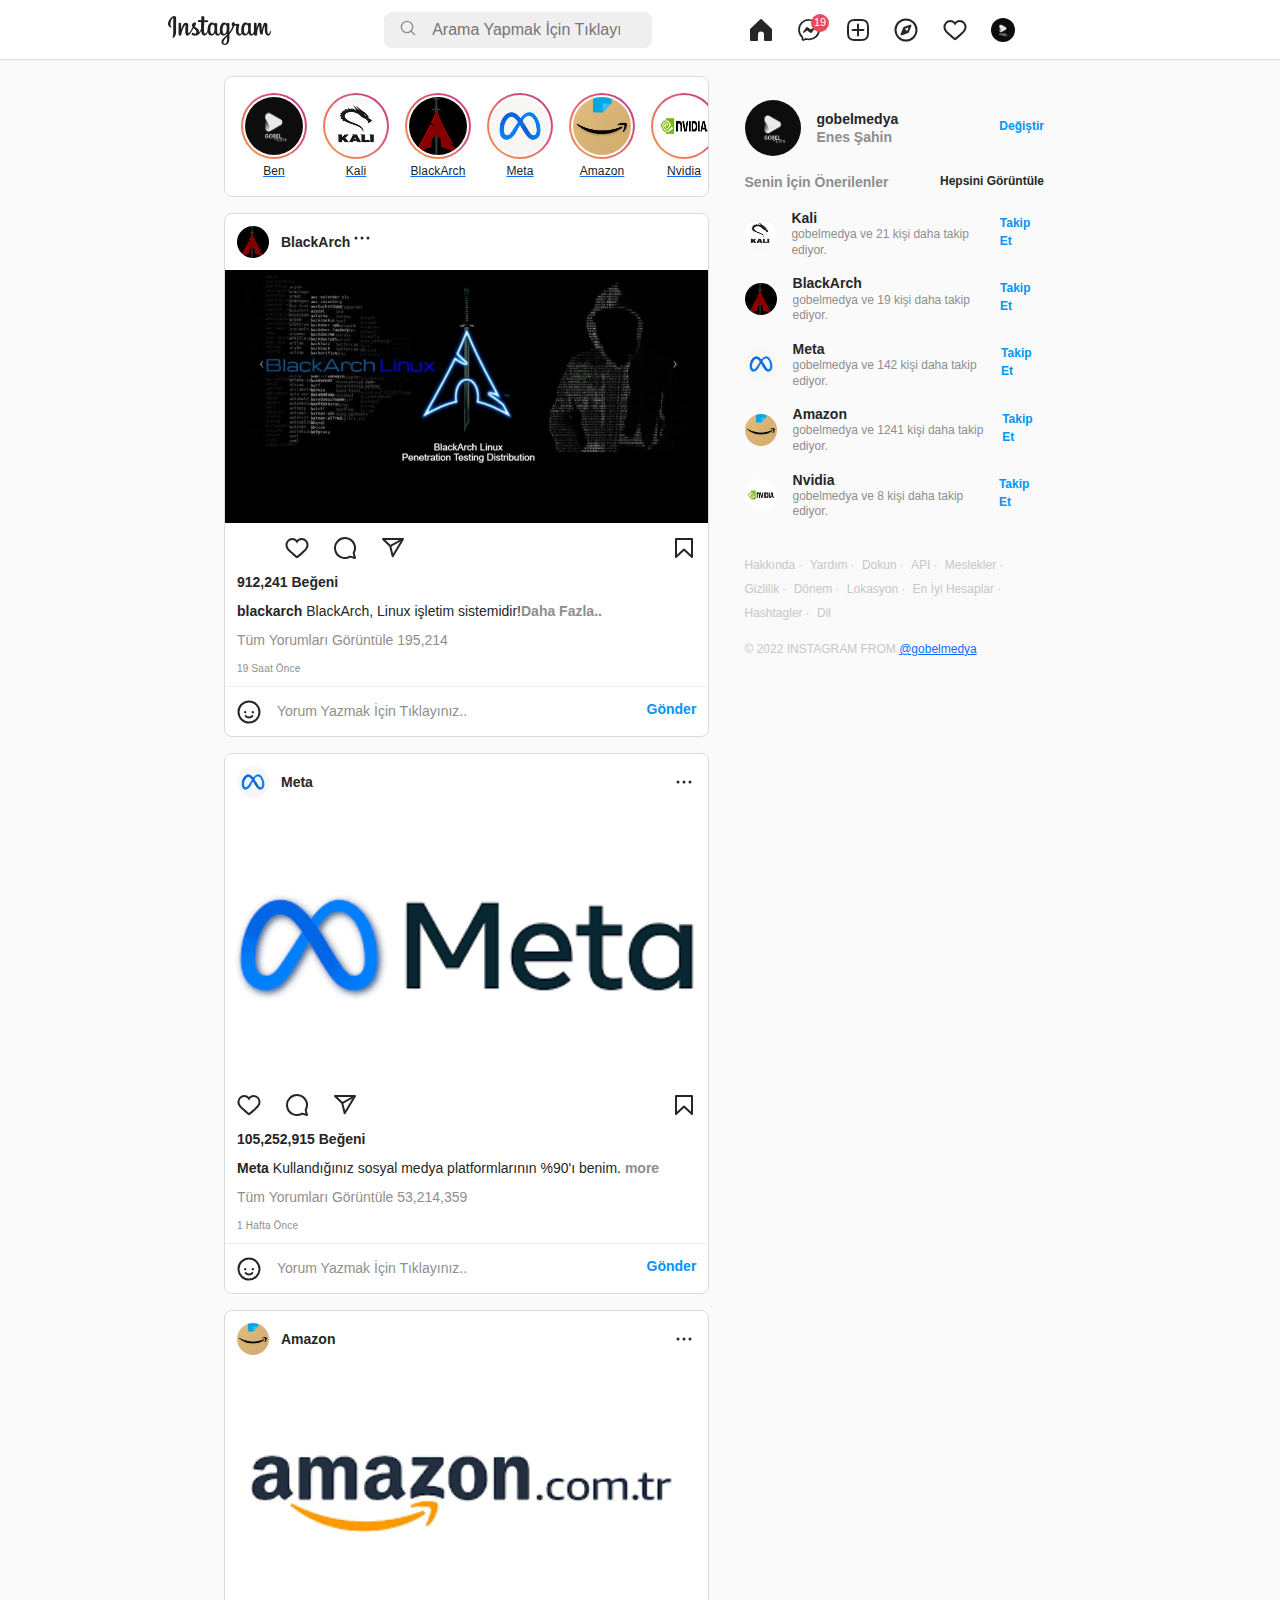
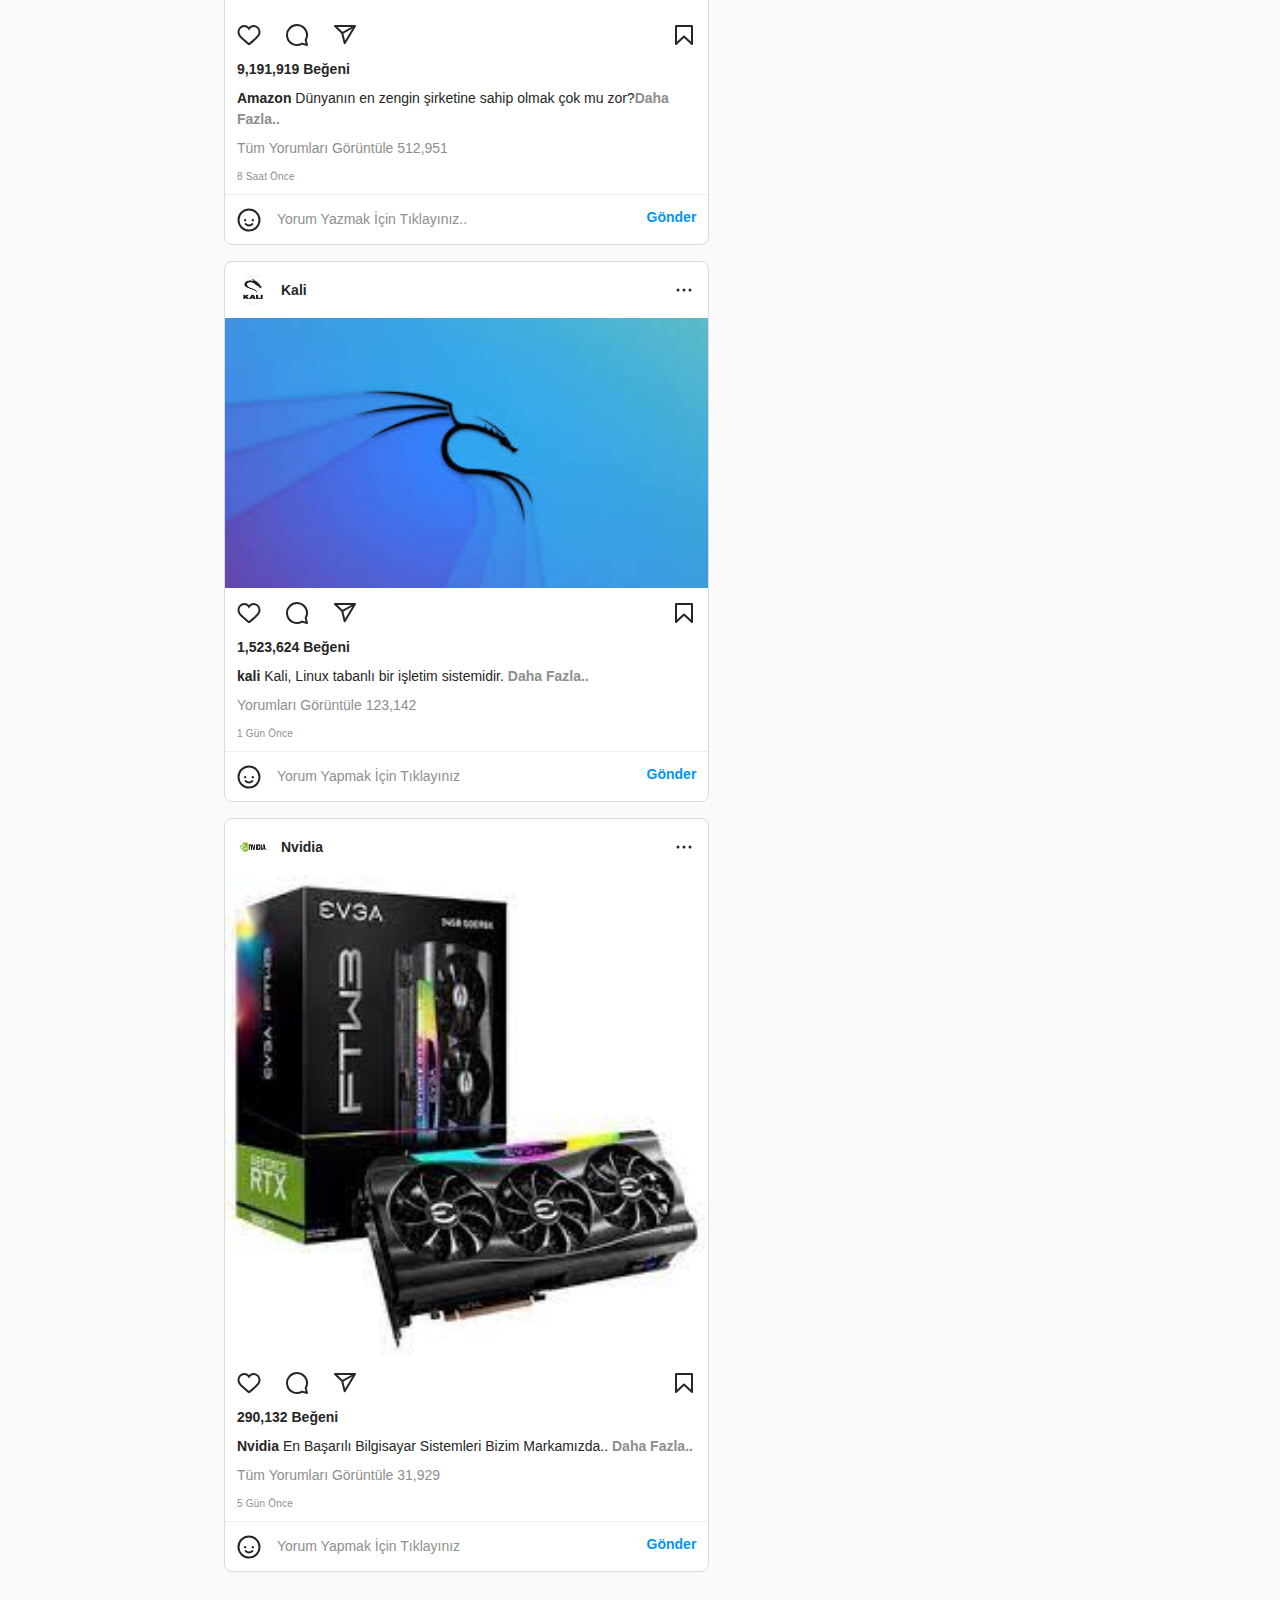
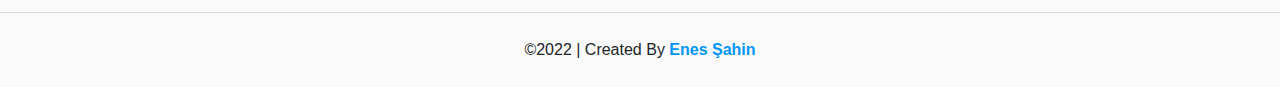
<file: insta/index.html>
<!DOCTYPE html>
<html lang="TR">
  <head>
    <meta charset="UTF-8" />
    <meta name="description" content="Instagram clone project with bootstrap" />
    <meta
      name="keywords"
      content="Instagram Clone, Bootstrap 5, HTML, CSS, JavaScript"
    />
    <meta name="author" content="Enes Şahin" />
    <meta http-equiv="X-UA-Compatible" content="IE=edge" />
    <meta name="viewport" content="width=device-width, initial-scale=1.0" />
    <link rel="icon" sizes="192x192" href="./assets/instagram-192x192.png" />
    <title>Instagram Clone | Enes Şahin</title>
    <link
      rel="stylesheet"
      href="https://cdn.jsdelivr.net/npm/bootstrap@5.1.3/dist/css/bootstrap.min.css"
    />
    <link rel="stylesheet" href="./css/style.css" />
  </head>
  <body>
    <header class="header-top">
      <nav class="navbar header-navbar fixed-top">
        <div class="container d-flex">
          <div class="logo">
            <a class="navbar-brand" href="yonlendirme.html">
             <img src="./assets/logo.png" alt="Instagram Logo" />
            </a>
          </div>
          <div class="search">
            <svg
              aria-label="search"
              color="#8e8e8e"
              fill="#8e8e8e"
              height="16"
              role="img"
              viewBox="0 0 24 24"
              width="16"
            >
              <path
                d="M19 10.5A8.5 8.5 0 1110.5 2a8.5 8.5 0 018.5 8.5z"
                fill="none"
                stroke="currentColor"
                stroke-linecap="round"
                stroke-linejoin="round"
                stroke-width="2"
              ></path>
              <line
                fill="none"
                stroke="currentColor"
                stroke-linecap="round"
                stroke-linejoin="round"
                stroke-width="2"
                x1="16.511"
                x2="22"
                y1="16.511"
                y2="22"
              ></line>
            </svg>
            <input type="search" placeholder="Arama Yapmak İçin Tıklayınız" />
          </div>
          <div class="menu">
            <ul class="menu-items">
              <li class="menu-item">
                <a href="yonlendirme.html">
                  <svg
                    aria-label="Home Page"
                    color="#262626"
                    fill="#262626"
                    height="24"
                    role="img"
                    viewBox="0 0 24 24"
                    width="24"
                  >
                    <path
                      d="M22 23h-6.001a1 1 0 01-1-1v-5.455a2.997 2.997 0 10-5.993 0V22a1 1 0 01-1 1H2a1 1 0 01-1-1V11.543a1.002 1.002 0 01.31-.724l10-9.543a1.001 1.001 0 011.38 0l10 9.543a1.002 1.002 0 01.31.724V22a1 1 0 01-1 1z"
                    ></path>
                  </svg>
                </a>
              </li>
              <li class="menu-item">
                <a href="yonlendirme.html">
                  <svg
                    aria-label="Messenger"
                    color="#262626"
                    fill="#262626"
                    height="24"
                    role="img"
                    viewBox="0 0 24 24"
                    width="24"
                  >
                    <path
                      d="M12.003 2.001a9.705 9.705 0 110 19.4 10.876 10.876 0 01-2.895-.384.798.798 0 00-.533.04l-1.984.876a.801.801 0 01-1.123-.708l-.054-1.78a.806.806 0 00-.27-.569 9.49 9.49 0 01-3.14-7.175 9.65 9.65 0 0110-9.7z"
                      fill="none"
                      stroke="currentColor"
                      stroke-miterlimit="10"
                      stroke-width="1.739"
                    ></path>
                    <path
                      d="M17.79 10.132a.659.659 0 00-.962-.873l-2.556 2.05a.63.63 0 01-.758.002L11.06 9.47a1.576 1.576 0 00-2.277.42l-2.567 3.98a.659.659 0 00.961.875l2.556-2.049a.63.63 0 01.759-.002l2.452 1.84a1.576 1.576 0 002.278-.42z"
                      fill-rule="evenodd"
                    ></path>
                  </svg>
                </a>
                <div class="message-counter">

                  <span>19</span>
                </div>
              </li>
              <li class="menu-item">
                <a href="newpost.html">
                  <svg
                    aria-label="New Post"
                    color="#262626"
                    fill="#262626"
                    height="24"
                    role="img"
                    viewBox="0 0 24 24"
                    width="24"
                  >
                    <path
                      d="M2 12v3.45c0 2.849.698 4.005 1.606 4.944.94.909 2.098 1.608 4.946 1.608h6.896c2.848 0 4.006-.7 4.946-1.608C21.302 19.455 22 18.3 22 15.45V8.552c0-2.849-.698-4.006-1.606-4.945C19.454 2.7 18.296 2 15.448 2H8.552c-2.848 0-4.006.699-4.946 1.607C2.698 4.547 2 5.703 2 8.552z"
                      fill="none"
                      stroke="currentColor"
                      stroke-linecap="round"
                      stroke-linejoin="round"
                      stroke-width="2"
                    ></path>
                    <line
                      fill="none"
                      stroke="currentColor"
                      stroke-linecap="round"
                      stroke-linejoin="round"
                      stroke-width="2"
                      x1="6.545"
                      x2="17.455"
                      y1="12.001"
                      y2="12.001"
                    ></line>
                    <line
                      fill="none"
                      stroke="currentColor"
                      stroke-linecap="round"
                      stroke-linejoin="round"
                      stroke-width="2"
                      x1="12.003"
                      x2="12.003"
                      y1="6.545"
                      y2="17.455"
                    ></line>
                  </svg>
                </a>
              </li>
              <li class="menu-item">
                <a href="yonlendirme.html">
                  <svg
                    aria-label="Find People"
                    color="#262626"
                    fill="#262626"
                    height="24"
                    role="img"
                    viewBox="0 0 24 24"
                    width="24"
                  >
                    <polygon
                      fill="none"
                      points="13.941 13.953 7.581 16.424 10.06 10.056 16.42 7.585 13.941 13.953"
                      stroke="currentColor"
                      stroke-linecap="round"
                      stroke-linejoin="round"
                      stroke-width="2"
                    ></polygon>
                    <polygon
                      fill-rule="evenodd"
                      points="10.06 10.056 13.949 13.945 7.581 16.424 10.06 10.056"
                    ></polygon>
                    <circle
                      cx="12.001"
                      cy="12.005"
                      fill="none"
                      r="10.5"
                      stroke="currentColor"
                      stroke-linecap="round"
                      stroke-linejoin="round"
                      stroke-width="2"
                    ></circle>
                  </svg>
                </a>
              </li>
              <li class="menu-item">
                <a href="yonlendirme.html">
                  <svg
                    aria-label="Motion Flow"
                    color="#262626"
                    fill="#262626"
                    height="24"
                    role="img"
                    viewBox="0 0 24 24"
                    width="24"
                  >
                    <path
                      d="M16.792 3.904A4.989 4.989 0 0121.5 9.122c0 3.072-2.652 4.959-5.197 7.222-2.512 2.243-3.865 3.469-4.303 3.752-.477-.309-2.143-1.823-4.303-3.752C5.141 14.072 2.5 12.167 2.5 9.122a4.989 4.989 0 014.708-5.218 4.21 4.21 0 013.675 1.941c.84 1.175.98 1.763 1.12 1.763s.278-.588 1.11-1.766a4.17 4.17 0 013.679-1.938m0-2a6.04 6.04 0 00-4.797 2.127 6.052 6.052 0 00-4.787-2.127A6.985 6.985 0 00.5 9.122c0 3.61 2.55 5.827 5.015 7.97.283.246.569.494.853.747l1.027.918a44.998 44.998 0 003.518 3.018 2 2 0 002.174 0 45.263 45.263 0 003.626-3.115l.922-.824c.293-.26.59-.519.885-.774 2.334-2.025 4.98-4.32 4.98-7.94a6.985 6.985 0 00-6.708-7.218z"
                    ></path>
                  </svg>
                </a>
              </li>
              <li class="menu-item">
                <a href="profile.html">
                <img
                  class="profile-img"
                  src="gobelmedya.jpeg"
                  alt="Profilim"
                />
              </li>
            </ul>
          </div>
        </div>
      </nav>
    </header>

    <main>
      <div class="container contents">
        <div class="row">
          <div class="col-xxl-7 col-xl-7 col-lg-7 col-md-7 col-sm-12">
            <div class="row stories">
              <div class="card">
                <ul class="story-items">
                  <li class="item">
                    <div class="user-img">
                      <img
                        src="gobelmedya.jpeg"
                        alt="Enes Şahin"
                      />
                    </div>
                    <div class="user-name">Ben</div>
                  </li>
                  <li class="item">
                    <div class="user-img">
                      <img src="profil/kali.png" alt="kali">
                    </div>
                    <div class="user-name">Kali</div>
                  </li>
                  <li class="item">
                    <div class="user-img">
                      <img src="profil/blackarch.png" alt="BlackArch" />
                    </div>
                    <div class="user-name">BlackArch</div>
                  </li>
                  <li class="item">
                    <div class="user-img">
                      <img
                        src="profil/meta.jpg"
                        alt="Meta"
                      />
                    </div>
                    <div class="user-name">Meta</div>
                  </li>
                  <li class="item">
                    <div class="user-img">
                      <img src="profil/amazon.jpg" alt="Amazon" />
                    </div>
                    <div class="user-name">Amazon</div>
                  </li>
                  <li class="item">
                    <div class="user-img">
                      <img src="profil/nvidia.png" alt="nvidia" />
                    </div>
                    <div class="user-name">Nvidia</div>
                  </li>
                </ul>
              </div>
            </div>
            <div class="row posts">
              <div class="card mt-3">
                <header>
                  <div class="user-img">
                    <img src="profil/blackarch.png" alt="BlackArch" />
                  </div>
                  <div class="user-name">
                    <a href="yonlendirme.html">BlackArch</a>
                  </div>
                  <div class="action">
                    <svg
                      aria-label="More Options"
                      color="#262626"
                      fill="#262626"
                      height="24"
                      role="img"
                      viewBox="0 0 24 24"
                      width="24"
                    >
                      <circle cx="12" cy="12" r="1.5"></circle>
                      <circle cx="6" cy="12" r="1.5"></circle>
                      <circle cx="18" cy="12" r="1.5"></circle>
                    </svg>
                  </div>
                </header>
                <main>
                  <div class="row">
                    <div class="post-img">
                      <img src="gonderiler/BlackArch.jpg" alt="BlackArch" />
                    </div>
                  </div>
                  <div class="row post-action">
                    <a href="yonlendirme.html">
                      <svg
                        aria-label="Like"
                        color="#8e8e8e"
                        fill="#8e8e8e"
                        height="24"
                        role="img"
                        viewBox="0 0 24 24"
                        width="24"
                      >
                        <path
                          d="M16.792 3.904A4.989 4.989 0 0121.5 9.122c0 3.072-2.652 4.959-5.197 7.222-2.512 2.243-3.865 3.469-4.303 3.752-.477-.309-2.143-1.823-4.303-3.752C5.141 14.072 2.5 12.167 2.5 9.122a4.989 4.989 0 014.708-5.218 4.21 4.21 0 013.675 1.941c.84 1.175.98 1.763 1.12 1.763s.278-.588 1.11-1.766a4.17 4.17 0 013.679-1.938m0-2a6.04 6.04 0 00-4.797 2.127 6.052 6.052 0 00-4.787-2.127A6.985 6.985 0 00.5 9.122c0 3.61 2.55 5.827 5.015 7.97.283.246.569.494.853.747l1.027.918a44.998 44.998 0 003.518 3.018 2 2 0 002.174 0 45.263 45.263 0 003.626-3.115l.922-.824c.293-.26.59-.519.885-.774 2.334-2.025 4.98-4.32 4.98-7.94a6.985 6.985 0 00-6.708-7.218z"
                        ></path>
                      </svg>
                    </a>
                    <a href="yonlendirme.html">
                      <svg
                        aria-label="Comment"
                        color="#8e8e8e"
                        fill="#8e8e8e"
                        height="24"
                        role="img"
                        viewBox="0 0 24 24"
                        width="24"
                      >
                        <path
                          d="M20.656 17.008a9.993 9.993 0 10-3.59 3.615L22 22z"
                          fill="none"
                          stroke="currentColor"
                          stroke-linejoin="round"
                          stroke-width="2"
                        ></path>
                      </svg>
                    </a>
                    <a href="yonlendirme.html">
                      <svg
                        aria-label="Share Post"
                        color="#8e8e8e"
                        fill="#8e8e8e"
                        height="24"
                        role="img"
                        viewBox="0 0 24 24"
                        width="24"
                      >
                        <line
                          fill="none"
                          stroke="currentColor"
                          stroke-linejoin="round"
                          stroke-width="2"
                          x1="22"
                          x2="9.218"
                          y1="3"
                          y2="10.083"
                        ></line>
                        <polygon
                          fill="none"
                          points="11.698 20.334 22 3.001 2 3.001 9.218 10.084 11.698 20.334"
                          stroke="currentColor"
                          stroke-linejoin="round"
                          stroke-width="2"
                        ></polygon>
                      </svg>
                    </a>
                    <a href="yonlendirme.html" class="ms-auto">
                      <svg
                        aria-label="Save"
                        color="#8e8e8e"
                        fill="#8e8e8e"
                        height="24"
                        role="img"
                        viewBox="0 0 24 24"
                        width="24"
                      >
                        <polygon
                          fill="none"
                          points="20 21 12 13.44 4 21 4 3 20 3 20 21"
                          stroke="currentColor"
                          stroke-linecap="round"
                          stroke-linejoin="round"
                          stroke-width="2"
                        ></polygon>
                      </svg>
                    </a>
                  </div>
                  <div class="row post-like">
                    <a href="yonlendirme.html">912,241 Beğeni</a>
                  </div>
                  <div class="row post-memo">
                    <p>
                      <a href="yonlendirme.html">blackarch</a> BlackArch, Linux işletim sistemidir!<a href="yonlendirme.html" class="memo-more">Daha Fazla..</a>
                    </p>
                  </div>
                  <div class="row post-view-all">
                    <a href="yonlendirme.html">Tüm Yorumları Görüntüle 195,214  </a>
                  </div>
                  <div class="row post-time">
                    <time>19 Saat Önce</time>
                  </div>
                </main>
                <footer>
                  <a href="yonlendirme.html" class="me-3">
                    <svg
                      aria-label="Emoji"
                      color="#262626"
                      fill="#262626"
                      height="24"
                      role="img"
                      viewBox="0 0 24 24"
                      width="24"
                    >
                      <path
                        d="M15.83 10.997a1.167 1.167 0 101.167 1.167 1.167 1.167 0 00-1.167-1.167zm-6.5 1.167a1.167 1.167 0 10-1.166 1.167 1.167 1.167 0 001.166-1.167zm5.163 3.24a3.406 3.406 0 01-4.982.007 1 1 0 10-1.557 1.256 5.397 5.397 0 008.09 0 1 1 0 00-1.55-1.263zM12 .503a11.5 11.5 0 1011.5 11.5A11.513 11.513 0 0012 .503zm0 21a9.5 9.5 0 119.5-9.5 9.51 9.51 0 01-9.5 9.5z"
                      ></path>
                    </svg>
                  </a>
                  <input
                    class="comment-box"
                    type="text"
                    placeholder="Yorum Yazmak İçin Tıklayınız.."
                  />
                  <a href="yonlendirme.html" class="ms-auto send-comment">Gönder</a>
                </footer>
              </div>
              <div class="card mt-3">
                <header>
                  <div class="user-img">
                    <img
                      src="profil/meta.jpg"
                      alt="Meta"
                    />
                  </div>
                  <div class="user-name">
                    <a href="yonlendirme.html">Meta</a>
                  </div>
                  <div class="action">
                    <svg
                      aria-label="More Options"
                      color="#262626"
                      fill="#262626"
                      height="24"
                      role="img"
                      viewBox="0 0 24 24"
                      width="24"
                    >
                      <circle cx="12" cy="12" r="1.5"></circle>
                      <circle cx="6" cy="12" r="1.5"></circle>
                      <circle cx="18" cy="12" r="1.5"></circle>
                    </svg>
                  </div>
                </header>
                <main>
                  <div class="row">
                    <div class="post-img">
                      <img
                        src="gonderiler/meta.png"
                        alt="Meta"
                      />
                    </div>
                  </div>
                  <div class="row post-action">
                    <a href="yonlendirme.html">
                      <svg
                        aria-label="Like"
                        color="#8e8e8e"
                        fill="#8e8e8e"
                        height="24"
                        role="img"
                        viewBox="0 0 24 24"
                        width="24"
                      >
                        <path
                          d="M16.792 3.904A4.989 4.989 0 0121.5 9.122c0 3.072-2.652 4.959-5.197 7.222-2.512 2.243-3.865 3.469-4.303 3.752-.477-.309-2.143-1.823-4.303-3.752C5.141 14.072 2.5 12.167 2.5 9.122a4.989 4.989 0 014.708-5.218 4.21 4.21 0 013.675 1.941c.84 1.175.98 1.763 1.12 1.763s.278-.588 1.11-1.766a4.17 4.17 0 013.679-1.938m0-2a6.04 6.04 0 00-4.797 2.127 6.052 6.052 0 00-4.787-2.127A6.985 6.985 0 00.5 9.122c0 3.61 2.55 5.827 5.015 7.97.283.246.569.494.853.747l1.027.918a44.998 44.998 0 003.518 3.018 2 2 0 002.174 0 45.263 45.263 0 003.626-3.115l.922-.824c.293-.26.59-.519.885-.774 2.334-2.025 4.98-4.32 4.98-7.94a6.985 6.985 0 00-6.708-7.218z"
                        ></path>
                      </svg>
                    </a>
                    <a href="yonlendirme.html">
                      <svg
                        aria-label="Comment"
                        color="#8e8e8e"
                        fill="#8e8e8e"
                        height="24"
                        role="img"
                        viewBox="0 0 24 24"
                        width="24"
                      >
                        <path
                          d="M20.656 17.008a9.993 9.993 0 10-3.59 3.615L22 22z"
                          fill="none"
                          stroke="currentColor"
                          stroke-linejoin="round"
                          stroke-width="2"
                        ></path>
                      </svg>
                    </a>
                    <a href="yonlendirme.html">
                      <svg
                        aria-label="Share Post"
                        color="#8e8e8e"
                        fill="#8e8e8e"
                        height="24"
                        role="img"
                        viewBox="0 0 24 24"
                        width="24"
                      >
                        <line
                          fill="none"
                          stroke="currentColor"
                          stroke-linejoin="round"
                          stroke-width="2"
                          x1="22"
                          x2="9.218"
                          y1="3"
                          y2="10.083"
                        ></line>
                        <polygon
                          fill="none"
                          points="11.698 20.334 22 3.001 2 3.001 9.218 10.084 11.698 20.334"
                          stroke="currentColor"
                          stroke-linejoin="round"
                          stroke-width="2"
                        ></polygon>
                      </svg>
                    </a>
                    <a href="yonlendirme.html" class="ms-auto">
                      <svg
                        aria-label="Save"
                        color="#8e8e8e"
                        fill="#8e8e8e"
                        height="24"
                        role="img"
                        viewBox="0 0 24 24"
                        width="24"
                      >
                        <polygon
                          fill="none"
                          points="20 21 12 13.44 4 21 4 3 20 3 20 21"
                          stroke="currentColor"
                          stroke-linecap="round"
                          stroke-linejoin="round"
                          stroke-width="2"
                        ></polygon>
                      </svg>
                    </a>
                  </div>
                  <div class="row post-like">
                    <a href="yonlendirme.html">105,252,915 Beğeni</a>
                  </div>
                  <div class="row post-memo">
                    <p>
                      <a href="yonlendirme.html">Meta</a> Kullandığınız sosyal medya platformlarının %90'ı benim.
                      <a href="yonlendirme.html" class="memo-more">more</a>
                    </p>
                  </div>
                  <div class="row post-view-all">
                    <a href="yonlendirme.html">Tüm Yorumları Görüntüle 53,214,359 </a>
                  </div>
                  <div class="row post-time">
                    <time>1 Hafta Önce</time>
                  </div>
                </main>
                <footer>
                  <a href="yonlendirme.html" class="me-3">
                    <svg
                      aria-label="Emoji"
                      color="#262626"
                      fill="#262626"
                      height="24"
                      role="img"
                      viewBox="0 0 24 24"
                      width="24"
                    >
                      <path
                        d="M15.83 10.997a1.167 1.167 0 101.167 1.167 1.167 1.167 0 00-1.167-1.167zm-6.5 1.167a1.167 1.167 0 10-1.166 1.167 1.167 1.167 0 001.166-1.167zm5.163 3.24a3.406 3.406 0 01-4.982.007 1 1 0 10-1.557 1.256 5.397 5.397 0 008.09 0 1 1 0 00-1.55-1.263zM12 .503a11.5 11.5 0 1011.5 11.5A11.513 11.513 0 0012 .503zm0 21a9.5 9.5 0 119.5-9.5 9.51 9.51 0 01-9.5 9.5z"
                      ></path>
                    </svg>
                  </a>
                  <input
                    class="comment-box"
                    type="text"
                    placeholder="Yorum Yazmak İçin Tıklayınız.."
                  />
                  <a href="yonlendirme.html" class="ms-auto send-comment">Gönder</a>
                </footer>
              </div>
              <div class="card mt-3">
                <header>
                  <div class="user-img">
                    <img src="profil/amazon.jpg" alt="Amazon" />
                  </div>
                  <div class="user-name">
                    <a href="yonlendirme.html">Amazon</a>
                  </div>
                  <div class="action">
                    <svg
                      aria-label="More Options"
                      color="#262626"
                      fill="#262626"
                      height="24"
                      role="img"
                      viewBox="0 0 24 24"
                      width="24"
                    >
                      <circle cx="12" cy="12" r="1.5"></circle>
                      <circle cx="6" cy="12" r="1.5"></circle>
                      <circle cx="18" cy="12" r="1.5"></circle>
                    </svg>
                  </div>
                </header>
                <main>
                  <div class="row">
                    <div class="post-img">
                      <img src="gonderiler/amazon.png" alt="Amazon" />
                    </div>
                  </div>
                  <div class="row post-action">
                    <a href="yonlendirme.html">
                      <svg
                        aria-label="Like"
                        color="#8e8e8e"
                        fill="#8e8e8e"
                        height="24"
                        role="img"
                        viewBox="0 0 24 24"
                        width="24"
                      >
                        <path
                          d="M16.792 3.904A4.989 4.989 0 0121.5 9.122c0 3.072-2.652 4.959-5.197 7.222-2.512 2.243-3.865 3.469-4.303 3.752-.477-.309-2.143-1.823-4.303-3.752C5.141 14.072 2.5 12.167 2.5 9.122a4.989 4.989 0 014.708-5.218 4.21 4.21 0 013.675 1.941c.84 1.175.98 1.763 1.12 1.763s.278-.588 1.11-1.766a4.17 4.17 0 013.679-1.938m0-2a6.04 6.04 0 00-4.797 2.127 6.052 6.052 0 00-4.787-2.127A6.985 6.985 0 00.5 9.122c0 3.61 2.55 5.827 5.015 7.97.283.246.569.494.853.747l1.027.918a44.998 44.998 0 003.518 3.018 2 2 0 002.174 0 45.263 45.263 0 003.626-3.115l.922-.824c.293-.26.59-.519.885-.774 2.334-2.025 4.98-4.32 4.98-7.94a6.985 6.985 0 00-6.708-7.218z"
                        ></path>
                      </svg>
                    </a>
                    <a href="yonlendirme.html">
                      <svg
                        aria-label="Comment"
                        color="#8e8e8e"
                        fill="#8e8e8e"
                        height="24"
                        role="img"
                        viewBox="0 0 24 24"
                        width="24"
                      >
                        <path
                          d="M20.656 17.008a9.993 9.993 0 10-3.59 3.615L22 22z"
                          fill="none"
                          stroke="currentColor"
                          stroke-linejoin="round"
                          stroke-width="2"
                        ></path>
                      </svg>
                    </a>
                    <a href="yonlendirme.html">
                      <svg
                        aria-label="Share Post"
                        color="#8e8e8e"
                        fill="#8e8e8e"
                        height="24"
                        role="img"
                        viewBox="0 0 24 24"
                        width="24"
                      >
                        <line
                          fill="none"
                          stroke="currentColor"
                          stroke-linejoin="round"
                          stroke-width="2"
                          x1="22"
                          x2="9.218"
                          y1="3"
                          y2="10.083"
                        ></line>
                        <polygon
                          fill="none"
                          points="11.698 20.334 22 3.001 2 3.001 9.218 10.084 11.698 20.334"
                          stroke="currentColor"
                          stroke-linejoin="round"
                          stroke-width="2"
                        ></polygon>
                      </svg>
                    </a>
                    <a href="yonlendirme.html" class="ms-auto">
                      <svg
                        aria-label="Save"
                        color="#8e8e8e"
                        fill="#8e8e8e"
                        height="24"
                        role="img"
                        viewBox="0 0 24 24"
                        width="24"
                      >
                        <polygon
                          fill="none"
                          points="20 21 12 13.44 4 21 4 3 20 3 20 21"
                          stroke="currentColor"
                          stroke-linecap="round"
                          stroke-linejoin="round"
                          stroke-width="2"
                        ></polygon>
                      </svg>
                    </a>
                  </div>
                  <div class="row post-like">
                    <a href="yonlendirme.html">9,191,919 Beğeni</a>
                  </div>
                  <div class="row post-memo">
                    <p>
                      <a href="yonlendirme.html">Amazon</a> Dünyanın en zengin şirketine sahip olmak çok mu zor?<a href="yonlendirme.html" class="memo-more">Daha Fazla..</a>
                    </p>
                  </div>
                  <div class="row post-view-all">
                    <a href="yonlendirme.html">Tüm Yorumları Görüntüle 512,951 </a>
                  </div>
                  <div class="row post-time">
                    <time>8 Saat Önce</time>
                  </div>
                </main>
                <footer>
                  <a href="yonlendirme.html" class="me-3">
                    <svg
                      aria-label="Emoji"
                      color="#262626"
                      fill="#262626"
                      height="24"
                      role="img"
                      viewBox="0 0 24 24"
                      width="24"
                    >
                      <path
                        d="M15.83 10.997a1.167 1.167 0 101.167 1.167 1.167 1.167 0 00-1.167-1.167zm-6.5 1.167a1.167 1.167 0 10-1.166 1.167 1.167 1.167 0 001.166-1.167zm5.163 3.24a3.406 3.406 0 01-4.982.007 1 1 0 10-1.557 1.256 5.397 5.397 0 008.09 0 1 1 0 00-1.55-1.263zM12 .503a11.5 11.5 0 1011.5 11.5A11.513 11.513 0 0012 .503zm0 21a9.5 9.5 0 119.5-9.5 9.51 9.51 0 01-9.5 9.5z"
                      ></path>
                    </svg>
                  </a>
                  <input
                    class="comment-box"
                    type="text"
                    placeholder="Yorum Yazmak İçin Tıklayınız.."
                  />
                  <a href="yonlendirme.html" class="ms-auto send-comment">Gönder</a>
                </footer>
              </div>
              <div class="card mt-3">
                <header>
                  <div class="user-img">
                    <img src="profil/kali.png" alt="Kali" />
                  </div>
                  <div class="user-name">
                    <a href="yonlendirme.html">Kali</a>
                  </div>
                  <div class="action">
                    <svg
                      aria-label="More Options"
                      color="#262626"
                      fill="#262626"
                      height="24"
                      role="img"
                      viewBox="0 0 24 24"
                      width="24"
                    >
                      <circle cx="12" cy="12" r="1.5"></circle>
                      <circle cx="6" cy="12" r="1.5"></circle>
                      <circle cx="18" cy="12" r="1.5"></circle>
                    </svg>
                  </div>
                </header>
                <main>
                  <div class="row">
                    <div class="post-img">
                      <img src="gonderiler/kali.jpg" alt="Kali" />
                    </div>
                  </div>
                  <div class="row post-action">
                    <a href="yonlendirme.html">
                      <svg
                        aria-label="Like"
                        color="#8e8e8e"
                        fill="#8e8e8e"
                        height="24"
                        role="img"
                        viewBox="0 0 24 24"
                        width="24"
                      >
                        <path
                          d="M16.792 3.904A4.989 4.989 0 0121.5 9.122c0 3.072-2.652 4.959-5.197 7.222-2.512 2.243-3.865 3.469-4.303 3.752-.477-.309-2.143-1.823-4.303-3.752C5.141 14.072 2.5 12.167 2.5 9.122a4.989 4.989 0 014.708-5.218 4.21 4.21 0 013.675 1.941c.84 1.175.98 1.763 1.12 1.763s.278-.588 1.11-1.766a4.17 4.17 0 013.679-1.938m0-2a6.04 6.04 0 00-4.797 2.127 6.052 6.052 0 00-4.787-2.127A6.985 6.985 0 00.5 9.122c0 3.61 2.55 5.827 5.015 7.97.283.246.569.494.853.747l1.027.918a44.998 44.998 0 003.518 3.018 2 2 0 002.174 0 45.263 45.263 0 003.626-3.115l.922-.824c.293-.26.59-.519.885-.774 2.334-2.025 4.98-4.32 4.98-7.94a6.985 6.985 0 00-6.708-7.218z"
                        ></path>
                      </svg>
                    </a>
                    <a href="yonlendirme.html">
                      <svg
                        aria-label="Comment"
                        color="#8e8e8e"
                        fill="#8e8e8e"
                        height="24"
                        role="img"
                        viewBox="0 0 24 24"
                        width="24"
                      >
                        <path
                          d="M20.656 17.008a9.993 9.993 0 10-3.59 3.615L22 22z"
                          fill="none"
                          stroke="currentColor"
                          stroke-linejoin="round"
                          stroke-width="2"
                        ></path>
                      </svg>
                    </a>
                    <a href="yonlendirme.html">
                      <svg
                        aria-label="Share Post"
                        color="#8e8e8e"
                        fill="#8e8e8e"
                        height="24"
                        role="img"
                        viewBox="0 0 24 24"
                        width="24"
                      >
                        <line
                          fill="none"
                          stroke="currentColor"
                          stroke-linejoin="round"
                          stroke-width="2"
                          x1="22"
                          x2="9.218"
                          y1="3"
                          y2="10.083"
                        ></line>
                        <polygon
                          fill="none"
                          points="11.698 20.334 22 3.001 2 3.001 9.218 10.084 11.698 20.334"
                          stroke="currentColor"
                          stroke-linejoin="round"
                          stroke-width="2"
                        ></polygon>
                      </svg>
                    </a>
                    <a href="yonlendirme.html" class="ms-auto">
                      <svg
                        aria-label="Save"
                        color="#8e8e8e"
                        fill="#8e8e8e"
                        height="24"
                        role="img"
                        viewBox="0 0 24 24"
                        width="24"
                      >
                        <polygon
                          fill="none"
                          points="20 21 12 13.44 4 21 4 3 20 3 20 21"
                          stroke="currentColor"
                          stroke-linecap="round"
                          stroke-linejoin="round"
                          stroke-width="2"
                        ></polygon>
                      </svg>
                    </a>
                  </div>
                  <div class="row post-like">
                    <a href="yonlendirme.html">1,523,624 Beğeni</a>
                  </div>
                  <div class="row post-memo">
                    <p>
                      <a href="yonlendirme.html">kali</a> Kali, Linux tabanlı bir işletim sistemidir. <a href="yonlendirme.html" class="memo-more">Daha Fazla..</a>
                    </p>
                  </div>
                  <div class="row post-view-all">
                    <a href="yonlendirme.html">Yorumları Görüntüle 123,142 </a>
                  </div>
                  <div class="row post-time">
                    <time>1 Gün Önce</time>
                  </div>
                </main>
                <footer>
                  <a href="yonlendirme.html" class="me-3">
                    <svg
                      aria-label="Emoji"
                      color="#262626"
                      fill="#262626"
                      height="24"
                      role="img"
                      viewBox="0 0 24 24"
                      width="24"
                    >
                      <path
                        d="M15.83 10.997a1.167 1.167 0 101.167 1.167 1.167 1.167 0 00-1.167-1.167zm-6.5 1.167a1.167 1.167 0 10-1.166 1.167 1.167 1.167 0 001.166-1.167zm5.163 3.24a3.406 3.406 0 01-4.982.007 1 1 0 10-1.557 1.256 5.397 5.397 0 008.09 0 1 1 0 00-1.55-1.263zM12 .503a11.5 11.5 0 1011.5 11.5A11.513 11.513 0 0012 .503zm0 21a9.5 9.5 0 119.5-9.5 9.51 9.51 0 01-9.5 9.5z"
                      ></path>
                    </svg>
                  </a>
                  <input
                    class="comment-box"
                    type="text"
                    placeholder="Yorum Yapmak İçin Tıklayınız"
                  />
                  <a href="yonlendirme.html" class="ms-auto send-comment">Gönder</a>
                </footer>
              </div>
              <div class="card mt-3">
                <header>
                  <div class="user-img">
                    <img src="profil/nvidia.png" alt="Nvidia" />
                  </div>
                  <div class="user-name">
                    <a href="yonlendirme.html">Nvidia</a>
                  </div>
                  <div class="action">
                    <svg
                      aria-label="More Options"
                      color="#262626"
                      fill="#262626"
                      height="24"
                      role="img"
                      viewBox="0 0 24 24"
                      width="24"
                    >
                      <circle cx="12" cy="12" r="1.5"></circle>
                      <circle cx="6" cy="12" r="1.5"></circle>
                      <circle cx="18" cy="12" r="1.5"></circle>
                    </svg>
                  </div>
                </header>
                <main>
                  <div class="row">
                    <div class="post-img">
                      <img src="gonderiler/nvidia.jpg" alt="Nvidia" />
                    </div>
                  </div>
                  <div class="row post-action">
                    <a href="yonlendirme.html">
                      <svg
                        aria-label="Like"
                        color="#8e8e8e"
                        fill="#8e8e8e"
                        height="24"
                        role="img"
                        viewBox="0 0 24 24"
                        width="24"
                      >
                        <path
                          d="M16.792 3.904A4.989 4.989 0 0121.5 9.122c0 3.072-2.652 4.959-5.197 7.222-2.512 2.243-3.865 3.469-4.303 3.752-.477-.309-2.143-1.823-4.303-3.752C5.141 14.072 2.5 12.167 2.5 9.122a4.989 4.989 0 014.708-5.218 4.21 4.21 0 013.675 1.941c.84 1.175.98 1.763 1.12 1.763s.278-.588 1.11-1.766a4.17 4.17 0 013.679-1.938m0-2a6.04 6.04 0 00-4.797 2.127 6.052 6.052 0 00-4.787-2.127A6.985 6.985 0 00.5 9.122c0 3.61 2.55 5.827 5.015 7.97.283.246.569.494.853.747l1.027.918a44.998 44.998 0 003.518 3.018 2 2 0 002.174 0 45.263 45.263 0 003.626-3.115l.922-.824c.293-.26.59-.519.885-.774 2.334-2.025 4.98-4.32 4.98-7.94a6.985 6.985 0 00-6.708-7.218z"
                        ></path>
                      </svg>
                    </a>
                    <a href="yonlendirme.html">
                      <svg
                        aria-label="Comment"
                        color="#8e8e8e"
                        fill="#8e8e8e"
                        height="24"
                        role="img"
                        viewBox="0 0 24 24"
                        width="24"
                      >
                        <path
                          d="M20.656 17.008a9.993 9.993 0 10-3.59 3.615L22 22z"
                          fill="none"
                          stroke="currentColor"
                          stroke-linejoin="round"
                          stroke-width="2"
                        ></path>
                      </svg>
                    </a>
                    <a href="yonlendirme.html">
                      <svg
                        aria-label="Share Post"
                        color="#8e8e8e"
                        fill="#8e8e8e"
                        height="24"
                        role="img"
                        viewBox="0 0 24 24"
                        width="24"
                      >
                        <line
                          fill="none"
                          stroke="currentColor"
                          stroke-linejoin="round"
                          stroke-width="2"
                          x1="22"
                          x2="9.218"
                          y1="3"
                          y2="10.083"
                        ></line>
                        <polygon
                          fill="none"
                          points="11.698 20.334 22 3.001 2 3.001 9.218 10.084 11.698 20.334"
                          stroke="currentColor"
                          stroke-linejoin="round"
                          stroke-width="2"
                        ></polygon>
                      </svg>
                    </a>
                    <a href="yonlendirme.html" class="ms-auto">
                      <svg
                        aria-label="Save"
                        color="#8e8e8e"
                        fill="#8e8e8e"
                        height="24"
                        role="img"
                        viewBox="0 0 24 24"
                        width="24"
                      >
                        <polygon
                          fill="none"
                          points="20 21 12 13.44 4 21 4 3 20 3 20 21"
                          stroke="currentColor"
                          stroke-linecap="round"
                          stroke-linejoin="round"
                          stroke-width="2"
                        ></polygon>
                      </svg>
                    </a>
                  </div>
                  <div class="row post-like">
                    <a href="yonlendirme.html">290,132 Beğeni</a>
                  </div>
                  <div class="row post-memo">
                    <p>
                      <a href="yonlendirme.html">Nvidia</a> En Başarılı Bilgisayar Sistemleri Bizim Markamızda..
                      <a href="yonlendirme.html" class="memo-more">Daha Fazla..</a>
                    </p>
                  </div>
                  <div class="row post-view-all">
                    <a href="yonlendirme.html">Tüm Yorumları Görüntüle 31,929 </a>
                  </div>
                  <div class="row post-time">
                    <time>5 Gün Önce</time>
                  </div>
                </main>
                <footer>
                  <a href="yonlendirme.html" class="me-3">
                    <svg
                      aria-label="Emoji"
                      color="#262626"
                      fill="#262626"
                      height="24"
                      role="img"
                      viewBox="0 0 24 24"
                      width="24"
                    >
                      <path
                        d="M15.83 10.997a1.167 1.167 0 101.167 1.167 1.167 1.167 0 00-1.167-1.167zm-6.5 1.167a1.167 1.167 0 10-1.166 1.167 1.167 1.167 0 001.166-1.167zm5.163 3.24a3.406 3.406 0 01-4.982.007 1 1 0 10-1.557 1.256 5.397 5.397 0 008.09 0 1 1 0 00-1.55-1.263zM12 .503a11.5 11.5 0 1011.5 11.5A11.513 11.513 0 0012 .503zm0 21a9.5 9.5 0 119.5-9.5 9.51 9.51 0 01-9.5 9.5z"
                      ></path>
                    </svg>
                  </a>
                  <input
                    class="comment-box"
                    type="text"
                    placeholder="Yorum Yapmak İçin Tıklayınız"
                  />
                  <a href="yonlendirme.html" class="ms-auto send-comment">Gönder</a>
                </footer>
              </div>
            </div>
          </div>
          <div class="col-5 sidebar mt-4">
            <div class="row sidebar-profile">
              <div class="col d-flex">
                <img src="gobelmedya.jpeg" alt="Enes Şahin" />
                <span class="ms-3">
                  <a href="yonlendirme.html" class="profile-link">gobelmedya</a>
                  Enes Şahin
                </span>
                <a href="yonlendirme.html" class="switch-account ms-auto">Değiştir</a>
              </div>
            </div>
            <div class="row suggestion-title mt-3">
              <div class="col d-flex">
                <span>Senin İçin Önerilenler</span>
                <a href="yonlendirme.html" class="switch-account ms-auto">Hepsini Görüntüle</a>
              </div>
            </div>
            <div class="row suggestion-user mt-3">
              <div class="col d-flex mb-3">
                <img src="profil/kali.png" alt="Kali" />
                <span class="ms-3">
                  <a href="yonlendirme.html" class="profile-link">Kali</a>
                  gobelmedya ve 21 kişi daha takip ediyor.
                </span>
                <a href="yonlendirme.html" class="follow-account ms-auto">Takip Et</a>
              </div>
              <div class="col d-flex mb-3">
                <img src="profil/blackarch.png" alt="BlackArch" />
                <span class="ms-3">
                  <a href="yonlendirme.html" class="profile-link">BlackArch</a>
                  gobelmedya ve 19 kişi daha takip ediyor.
                </span>
                <a href="yonlendirme.html" class="follow-account ms-auto">Takip Et</a>
              </div>
              <div class="col d-flex mb-3">
                <img src="profil/meta.jpg" alt="Meta" />
                <span class="ms-3">
                  <a href="yonlendirme.html" class="profile-link">Meta</a>
                  gobelmedya ve 142 kişi daha takip ediyor.
                </span>
                <a href="yonlendirme.html" class="follow-account ms-auto">Takip Et</a>
              </div>
              <div class="col d-flex mb-3">
                <img
                  src="profil/amazon.jpg"
                  alt="Amazon"
                />
                <span class="ms-3">
                  <a href="yonlendirme.html" class="profile-link">Amazon</a>
                  gobelmedya ve 1241 kişi daha takip ediyor.
                </span>
                <a href="yonlendirme.html" class="follow-account ms-auto">Takip Et</a>
              </div>
              <div class="col d-flex mb-3">
                <img src="profil/nvidia.png" alt="Nvidia" />
                <span class="ms-3">
                  <a href="yonlendirme.html" class="profile-link">Nvidia</a>
                  gobelmedya ve 8 kişi daha takip ediyor.
                </span>
                <a href="yonlendirme.html" class="follow-account ms-auto">Takip Et</a>
              </div>
            </div>
            <div class="row footer-links mt-3">
              <div class="col">
                <ul>
                  <li>
                    <a href="yonlendirme.html">Hakkında</a>
                  </li>
                  <li>
                    <a href="yonlendirme.html">Yardım</a>
                  </li>
                  <li>
                    <a href="yonlendirme.html">Dokun</a>
                  </li>
                  <li>
                    <a href="yonlendirme.html">API</a>
                  </li>
                  <li>
                    <a href="yonlendirme.html">Meslekler</a>
                  </li>
                  <li>
                    <a href="yonlendirme.html">Gizlilik</a>
                  </li>
                  <li>
                    <a href="yonlendirme.html">Dönem</a>
                  </li>
                  <li>
                    <a href="yonlendirme.html">Lokasyon</a>
                  </li>
                  <li>
                    <a href="yonlendirme.html">En İyi Hesaplar</a>
                  </li>
                  <li>
                    <a href="yonlendirme.html">Hashtagler</a>
                  </li>
                  <li>
                    <a href="yonlendirme.html">Dil</a>
                  </li>
                </ul>
              </div>
            </div>
            <div class="row sidebar-footer mt-3">
              <div class="col">
                <span> &copy; 2022 INSTAGRAM FROM <a href="instagram.com/gobelmedya"> @gobelmedya </a></span>
              </div>
            </div>
          </div>
        </div>
      </div>
    </main>
    <footer>
      &copy;2022 | Created By
      <a href="https://github.com/enessahnnn1">Enes Şahin</a>
    </footer>
    <script src="https://cdn.jsdelivr.net/npm/bootstrap@5.1.3/dist/js/bootstrap.bundle.min.js"></script>
  </body>
</html>
</file>
<file: insta/css/style.css>
* {
    padding: 0;
    margin: 0;
    font-family:-apple-system,BlinkMacSystemFont,"Segoe UI",Roboto,Helvetica,Arial,sans-serif;
  }
  
  body {
    background-color: #fafafa;
  }
  
  .header-top {
    height: 60px;
  }
  
  .header-navbar {
    height: 60px;
    background-color: #fff;
    border-bottom: 1px solid #dbdbdb;
  }
  
  .header-navbar .container {
    max-width: 975px;
    padding: 0 15px;
  }
  
  .search {
    height: 36px;
    width: 268px;
    background: #efefef;
    border-radius: 8px;
    padding: 3px 16px;
  }
  
  .search input {
    height: 31px;
    width: 86%;
    font-size: 16px;
    color: #262626;
    background: #efefef;
    border: 0;
    padding: 0;
    outline: none;
    -webkit-appearance: none;
  }
  
  .search svg {
    margin-right: 12px;
    margin-top: -5px;
  }
  
  .menu-items {
    list-style-type: none;
    margin: 0;
    padding: 0;
    overflow: hidden;
  }
  
  .menu-items .menu-item {
    height: 24px;
    width: 24px;
    display: inline;
    margin-left: 20px;
    cursor: pointer;
  }
  
  .menu-items .menu-item a {
    text-decoration: none;
  }
  
  .menu-items .menu-item:active, .logo a:active {
    opacity: .5;
  }
  
  .menu-items .menu-item:first-child {
    margin-left: 0;
  }
  
  .profile-img {
    height: 24px;
    width: 24px;
    object-fit: cover;
    border-radius: 50%;
  }
  
  .message-counter {
    display: inline;
    position: absolute;
    background-color: #ed4956;
    color: white;
    border-radius: 50%;
    height: 18px;
    width: 18px;
    font-size: 11px;
    text-align: center;
    margin-left: -15px;
    margin-top: -3px;
  }
  
  .message-counter span {
    padding: 0 3px;
    line-height: 1.6;
  }
  
  .contents {
    max-width: 860px;
    margin-top: 16px;
    padding: 0 26px;
  }
  
  .card {
    border-radius: 8px;
    border: 1px solid #dbdbdb;
  }
  
  .stories .card {
    padding: 16px 0;
  }
  
  .story-items {
    list-style-type: none;
    padding: 0 8px;
    display: flex;
    margin: 0;
    overflow-y: hidden;
    overflow-x: scroll;
    -ms-overflow-style: none;  /* IE and Edge */
    scrollbar-width: none;  /* Firefox */
  }
  
  .story-items .item {
    display: table;
    margin: 0 8px;
  }
  
  .story-items .item .user-img {
    height: 66px;
    width: 66px;
    background: linear-gradient(#fff, #fff) padding-box, linear-gradient(45deg, #f99b4a, #c72e8f) border-box;
    border: 2px solid transparent;
    border-radius: 50px;
    padding: 2px;
    cursor: pointer;
  }
  
  .story-items .item .user-img img {
    height: 58px;
    width: 58px;
    border-radius: 50%;
  }
  
  .story-items .item .user-name {
    margin-top: 3px;
    letter-spacing: .01em;
    max-width: 74px;
    text-align: center;
    white-space: nowrap;
    overflow: hidden;
    font-size: 12px;
  }
  
  .posts .card header {
    padding: 0;
    margin: 12px 0;
    display: flex;
  }
  
  .posts .card .user-img img {
    height: 32px;
    width: 32px;
    border-radius: 50%;
  }
  
  .posts .card .user-name {
    font-weight: 600;
    margin-left: 12px;
    justify-content: center;
    font-size: 14px;
    align-self: center;
    line-height: 0;
  }
  
  .posts .card .action {
    justify-content: center;
    align-self: center;
    line-height: 0;
    width: 100%;
  }
  
  .posts .card .action svg {
    float: right;
    cursor: pointer;
  }
  
  .posts .card .user-name a {
    text-decoration: none;
    color: #262626;
  }
  
  .posts .card main .post-img {
    margin: 0;
    padding: 0;
  }
  
  .posts .card main .post-img img {
    width: 100%;
  }
  
  .posts .card main .post-action {
    padding: 12px 0;
  }
  
  .posts .card main .post-action a {
    text-decoration: none;
    width: 48px;
  }
  
  .posts .card main .post-action a svg {
    color: #262626;
    fill: #262626;
  }
  
  .posts .card main .post-action a:hover {
    opacity: .5;
  }
  
  .posts .card main .post-like a, .posts .card main .post-memo a {
    font-weight: 600;
    text-decoration: none;
    color: #262626;
    font-size: 14px;
  }
  
  .posts .card main .post-like {
    margin-bottom: 8px;
  }
  
  .posts .card main .post-memo {
    color: #262626;
    font-size: 14px;
    margin-bottom: 8px;
  }
  
  .posts .card main .post-memo p {
    margin: 0;
  }
  
  .memo-more {
    color: #8e8e8e !important;
  }
  
  .posts .card main .post-view-all {
    margin-bottom: 10px;
  }
  
  .posts .card main .post-view-all a {
    font-size: 14px;
    color: #8e8e8e;
    text-decoration: none;
    font-weight: 400;
  }
  
  .posts .card main .post-time {
    font-size: 12px;
    color: #8e8e8e;
    text-decoration: none;
    font-weight: 400;
    letter-spacing: .2px;
    font-size: 10px;
    margin-bottom: 10px;
  }
  
  .posts .card footer {
    display: flex;
    border-top: 1px solid #efefef;
    margin: 0 -12px;
    padding: 12px;
  }
  
  .posts .card footer .comment-box {
    width: 100%;
    outline: none;
    border: none;
    font-size: 14px;
    color: #262626;
    font-weight: 400;
  }
  
  .posts .card footer .comment-box::placeholder {
    color: #8e8e8e;
  }
  
  .posts .card footer .send-comment {
    color: #0095f6;
    font-weight: 600;
    text-decoration: none;
    font-size: 14px;
  }
  
  .sidebar {
    padding-left: 2.2rem !important;
  }
  
  .sidebar .sidebar-profile img {
    width: 56px;
    height: 56px;
    border-radius: 50%;
    padding: 0;
  }
  
  .sidebar .sidebar-profile .switch-account {
    color: #0095f6;
    font-weight: 600;
    text-decoration: none;
    font-size: 12px;
    align-self: center;
    margin-top: -4px;
  }
  
  .sidebar .sidebar-profile .profile-link {
    color: #262626;
    font-weight: 600;
    text-decoration: none;
    font-size: 14px;
    display: block;
  }
  
  .sidebar .sidebar-profile span {
    color: #8e8e8e;
    font-weight: 600;
    font-size: 14px;
    display: block;
    align-self: center;
    line-height: 1.3;
  }
  
  footer {
    border-top: 1px solid #d8d8d8;;
    padding: 25px;
    margin-top: 40px;
    text-align: center;
  }
  
  footer a {
    color: #0095f6;
    font-weight: 600;
    text-decoration: none;
  }
  
  .suggestion-title span {
    color: #8e8e8e;
    font-weight: 600;
    font-size: 14px;
  }
  
  .suggestion-title a {
    display: inline;
    color: #262626;
    font-weight: 600;
    text-decoration: none;
    font-size: 12px;
    align-self: center;
    margin-top: -4px;
  }
  
  .suggestion-user img {
    width: 32px;
    height: 32px;
    border-radius: 50%;
    padding: 0;
    align-self: center;
  }
  
  .suggestion-user .follow-account {
    color: #0095f6;
    font-weight: 600;
    text-decoration: none;
    font-size: 12px;
    align-self: center;
    margin-top: -4px;
  }
  
  .suggestion-user .profile-link {
    color: #262626;
    font-weight: 600;
    text-decoration: none;
    font-size: 14px;
    display: block;
  }
  
  .suggestion-user span {
    color: #8e8e8e;
    font-weight: 500;
    font-size: 12px;
    display: block;
    align-self: center;
    line-height: 1.3;
  }
  
  .footer-links a {
    color: #c7c7c7;
    margin: 0;
    text-decoration: none;
    font-size: 12px;
    font-weight: 400;
  }
  
  .footer-links a::after {
    content: '\00B7';
    margin: 0 0.25em 0 0.25em;
  }
  
  .footer-links li:last-child a:after {
    content: '';
  }
  
  .footer-links ul {
    margin: 0;
    padding: 0;
  }
  
  .footer-links ul li {
    display: inline;
  }
  
  .sidebar-footer {
    color: #c7c7c7;
    font-size: 12px;
    font-weight: 400;
  }
  
  .story-items::-webkit-scrollbar
  {
    height: 4px;
    border-radius: 100px;
  }
  
  .story-items::-webkit-scrollbar-thumb:hover
  {
  background-color: #b8b8b8;
    border-radius: 100px;
  }
  
  @media screen and (max-width: 700px) {
    .search {
        display: none;
    }
  
    .story-items::-webkit-scrollbar {
        display: none;
    }
  }
  
  @media screen and (max-width: 767px) {
    .sidebar {
        display: none;
    }
  }
  
  @media screen and (max-width: 415px) {
    .menu-items .menu-item:first-child {
        display: none;
    }
    .menu-items .menu-item:nth-last-child(2) {
        display: none;
    }
  }
  
  @media screen and (max-width: 340px) {
    .menu-items .menu-item:nth-last-child(3) {
        display: none;
    }
  }
  
  @media screen and (max-width: 292px) {
    .menu-items .menu-item:nth-last-child(4) {
        display: none;
    }
  }
</file>
